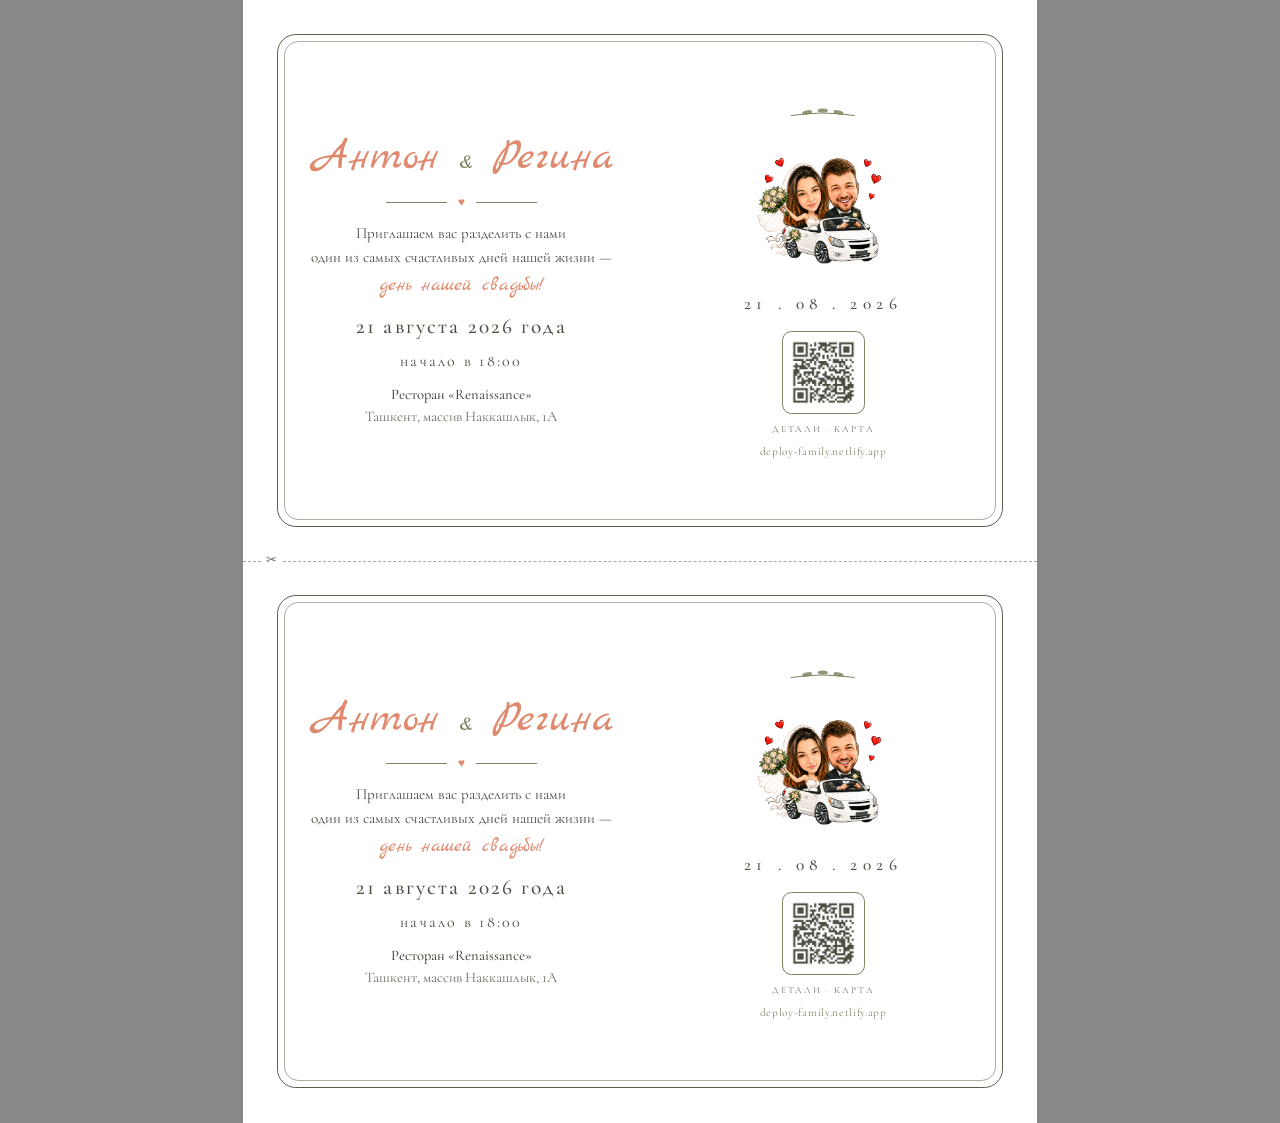
<file: print.html>
<!DOCTYPE html>
<html lang="ru">
<head>
<meta charset="UTF-8" />
<title>Антон &amp; Регина — приглашение для печати (A4, 2 шт.)</title>
<link rel="preconnect" href="https://fonts.googleapis.com" />
<link rel="preconnect" href="https://fonts.gstatic.com" crossorigin />
<link href="https://fonts.googleapis.com/css2?family=Cormorant+Garamond:ital,wght@0,300;0,400;0,500;0,600;1,400&family=Marck+Script&display=swap" rel="stylesheet" />
<style>
  :root {
    --cream: #ffffff;
    --ink: #4a4f40;
    --ink-soft: #6b7060;
    --coral: #df8a6f;
    --sage: #7c8663;
    --olive: #5a614b;
  }

  * { margin: 0; padding: 0; box-sizing: border-box; }

  @page { size: A4 portrait; margin: 0; }

  html, body {
    -webkit-print-color-adjust: exact;
    print-color-adjust: exact;
  }

  body {
    font-family: "Cormorant Garamond", Georgia, serif;
    color: var(--ink);
    background: #888; /* screen only, hidden in print */
  }

  .sheet {
    width: 210mm;
    height: 297mm;
    margin: 0 auto;
    background: var(--cream);
    position: relative;
    overflow: hidden;
  }

  @media print {
    body { background: none; }
    .sheet { margin: 0; }
  }

  /* ---------- card = A5 landscape (210 x 148.5mm) ---------- */
  .card {
    width: 210mm;
    height: 148.5mm;
    padding: 9mm;
    position: relative;
  }

  .card__frame {
    height: 100%;
    border: 0.4mm solid var(--olive);
    border-radius: 5mm;
    position: relative;
    display: flex;
  }

  .card__frame::before {
    content: '';
    position: absolute;
    inset: 1.6mm;
    border: 0.2mm solid color-mix(in srgb, var(--olive) 50%, transparent);
    border-radius: 3.8mm;
    pointer-events: none;
  }

  /* ---------- left: the invitation ---------- */
  .card__left {
    flex: 1 1 50%;
    display: flex;
    flex-direction: column;
    align-items: center;
    justify-content: center;
    text-align: center;
    padding: 8mm 8mm;
    gap: 3.2mm;
  }

  .kicker {
    text-transform: uppercase;
    letter-spacing: 0.34em;
    font-size: 8.5pt;
    color: var(--ink-soft);
  }

  .names {
    font-family: "Marck Script", cursive;
    font-weight: 400;
    color: var(--coral);
    font-size: 33pt;
    line-height: 1.1;
    white-space: nowrap;
  }

  .names .amp { font-size: 0.55em; color: var(--sage); }

  .rule {
    display: flex;
    align-items: center;
    gap: 3mm;
    color: var(--coral);
    font-size: 9pt;
  }

  .rule i { display: block; width: 16mm; height: 0.25mm; background: var(--sage); }

  .invite-words {
    font-size: 11.5pt;
    line-height: 1.55;
    max-width: 92mm;
  }

  .invite-words .script {
    font-family: "Marck Script", cursive;
    color: var(--coral);
    font-size: 15pt;
  }

  .date {
    font-size: 16pt;
    font-weight: 500;
    letter-spacing: 0.1em;
  }

  .time {
    font-size: 12pt;
    letter-spacing: 0.14em;
    color: var(--ink);
  }

  .venue {
    font-size: 11pt;
    color: var(--ink-soft);
    line-height: 1.5;
  }

  .venue b { color: var(--ink); font-weight: 500; }

  /* ---------- right: image + QR ---------- */
  .card__right {
    flex: 1 1 50%;
    display: flex;
    flex-direction: column;
    align-items: center;
    justify-content: center;
    gap: 4.5mm;
    padding: 8mm 8mm;
    position: relative;
  }

  .sprig { width: 20mm; color: var(--sage); }

  .cover-script {
    font-family: "Marck Script", cursive;
    color: var(--coral);
    font-size: 19pt;
  }

  .cover-date {
    font-size: 13pt;
    font-weight: 500;
    letter-spacing: 0.32em;
    color: var(--ink);
  }

  .couple {
    width: 46mm;
    height: auto;
  }

  .qr-box {
    display: flex;
    flex-direction: column;
    align-items: center;
    gap: 2mm;
  }

  .qr {
    width: 22mm;
    height: 22mm;
    border: 0.3mm solid var(--sage);
    border-radius: 2.5mm;
    padding: 1.6mm;
    background: #fff;
  }

  .qr img { width: 100%; height: 100%; display: block; }

  .qr-caption {
    text-transform: uppercase;
    letter-spacing: 0.22em;
    font-size: 7pt;
    color: var(--ink-soft);
    text-align: center;
    line-height: 1.7;
  }

  .site {
    font-size: 8.5pt;
    letter-spacing: 0.06em;
    color: var(--sage);
  }

  /* ---------- cut line ---------- */
  .cut {
    position: absolute;
    top: 148.5mm;
    left: 0;
    right: 0;
    height: 0;
    border-top: 0.2mm dashed color-mix(in srgb, var(--ink-soft) 60%, transparent);
  }

  .cut::before {
    content: '✂';
    position: absolute;
    left: 5mm;
    top: -2.6mm;
    font-size: 10pt;
    color: var(--ink-soft);
    background: var(--cream);
    padding: 0 1mm;
  }
</style>
</head>
<body>
<div class="sheet">

  <div class="card">
    <div class="card__frame">
      <div class="card__left">
        <h1 class="names">Антон <span class="amp">&amp;</span> Регина</h1>
        <div class="rule" aria-hidden="true"><i></i>♥<i></i></div>
        <p class="invite-words">
          Приглашаем вас разделить с нами<br />
          один из самых счастливых дней нашей жизни —<br />
          <span class="script">день нашей свадьбы!</span>
        </p>
        <p class="date">21 августа 2026 года</p>
        <p class="time">начало в 18:00</p>
        <p class="venue">
          <b>Ресторан «Renaissance»</b><br />
          Ташкент, массив Наккашлык, 1А
        </p>
      </div>
      <div class="card__right">
        <svg class="sprig" viewBox="0 0 120 40" aria-hidden="true">
          <g fill="none" stroke="currentColor" stroke-width="1.6" stroke-linecap="round">
            <path d="M10 20 Q60 12 110 20" />
            <ellipse fill="currentColor" stroke="none" opacity="0.85" cx="35" cy="15" rx="8" ry="3.2" transform="rotate(-12 35 15)" />
            <ellipse fill="currentColor" stroke="none" opacity="0.85" cx="60" cy="12" rx="8" ry="3.2" />
            <ellipse fill="currentColor" stroke="none" opacity="0.85" cx="85" cy="15" rx="8" ry="3.2" transform="rotate(12 85 15)" />
          </g>
        </svg>
        <img class="couple" src="assets/img/couple.png" alt="Антон и Регина" />
        <p class="cover-date">21 . 08 . 2026</p>
        <div class="qr-box">
          <span class="qr"><img src="assets/img/qr.png" alt="QR-код сайта приглашения" /></span>
          <p class="qr-caption">детали · карта</p>
          <p class="site">deploy-family.netlify.app</p>
        </div>
      </div>
    </div>
  </div>

  <div class="cut" aria-hidden="true"></div>

  <div class="card">
    <div class="card__frame">
      <div class="card__left">
        <h1 class="names">Антон <span class="amp">&amp;</span> Регина</h1>
        <div class="rule" aria-hidden="true"><i></i>♥<i></i></div>
        <p class="invite-words">
          Приглашаем вас разделить с нами<br />
          один из самых счастливых дней нашей жизни —<br />
          <span class="script">день нашей свадьбы!</span>
        </p>
        <p class="date">21 августа 2026 года</p>
        <p class="time">начало в 18:00</p>
        <p class="venue">
          <b>Ресторан «Renaissance»</b><br />
          Ташкент, массив Наккашлык, 1А
        </p>
      </div>
      <div class="card__right">
        <svg class="sprig" viewBox="0 0 120 40" aria-hidden="true">
          <g fill="none" stroke="currentColor" stroke-width="1.6" stroke-linecap="round">
            <path d="M10 20 Q60 12 110 20" />
            <ellipse fill="currentColor" stroke="none" opacity="0.85" cx="35" cy="15" rx="8" ry="3.2" transform="rotate(-12 35 15)" />
            <ellipse fill="currentColor" stroke="none" opacity="0.85" cx="60" cy="12" rx="8" ry="3.2" />
            <ellipse fill="currentColor" stroke="none" opacity="0.85" cx="85" cy="15" rx="8" ry="3.2" transform="rotate(12 85 15)" />
          </g>
        </svg>
        <img class="couple" src="assets/img/couple.png" alt="Антон и Регина" />
        <p class="cover-date">21 . 08 . 2026</p>
        <div class="qr-box">
          <span class="qr"><img src="assets/img/qr.png" alt="QR-код сайта приглашения" /></span>
          <p class="qr-caption">детали · карта</p>
          <p class="site">deploy-family.netlify.app</p>
        </div>
      </div>
    </div>
  </div>

</div>
</body>
</html>
</file>
